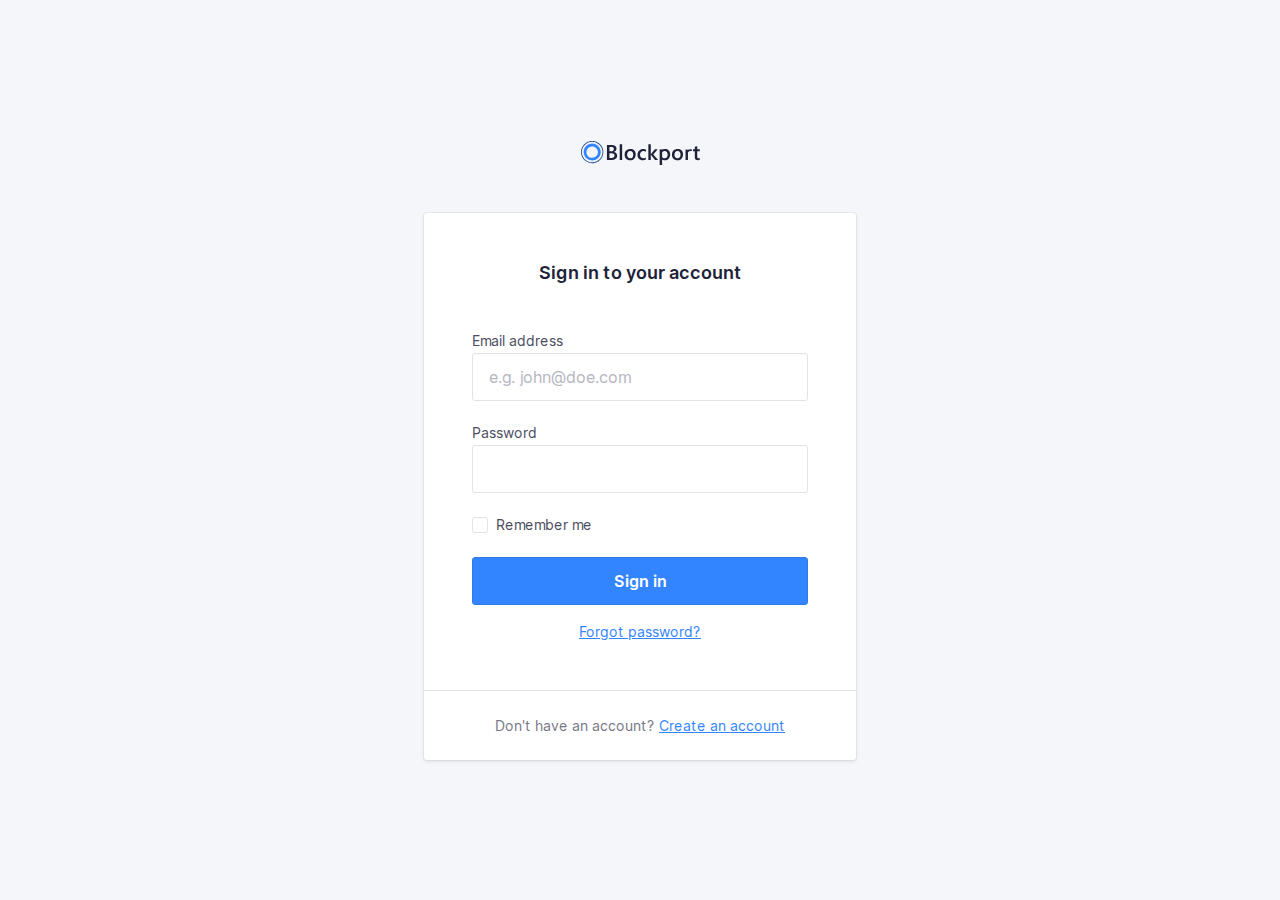
<file: index.html>
<!doctype html>
<html lang="en">

<head>
    <meta charset="utf-8">
    <meta http-equiv="x-ua-compatible" content="ie=edge">
    <title>Blockport - Sign in</title>
    <meta name="description" content="This is my HTML5 boilerplate.">
    <meta name="viewport" content="width=device-width, initial-scale=1.0">
    <meta name="theme-color" content="#e85e00">

    <link rel="icon" href="favicon.svg">
    <link rel="apple-touch-icon" href="apple-touch-icon.png">
    <link rel="manifest" href="manifest.json">

    <script defer src="script/app.js"></script>
    <link rel="stylesheet" href="css/screen.css">
</head>

<body>
    <section class="o-row o-row--login">
        <div class="o-container u-max-width-xs">
            <h1 class="c-logo">
                <svg class="c-logo__symbol" viewBox="0 0 119 24" xmlns="http://www.w3.org/2000/svg">
                    <title>Blockport</title>
                    <path class="c-logo__path c-logo__path--1" d="M25.9496128,18.9917356 L25.9496128,4.04231406 L30.7396633,4.04231406 C32.19945,4.04231406 33.3560606,4.35834712 34.2094949,4.99041321 C35.0252057,5.55089835 35.5052521,6.4769114 35.4896465,7.4598347 C35.5056187,8.25676883 35.2485893,9.03557965 34.7604209,9.6694215 C34.2511175,10.3119823 33.5500641,10.7791057 32.7570539,11.0042975 L32.7570539,11.0459504 C33.6957957,11.1207168 34.5764055,11.5260387 35.2392256,12.1884297 C35.8602694,12.8310744 36.1707912,13.6667769 36.1707912,14.6955372 C36.1979832,15.9155062 35.6268682,17.0730015 34.6382155,17.8016529 C33.6205051,18.5950413 32.3363468,18.9917356 30.7857407,18.9917356 L25.9496128,18.9917356 Z M41.1511616,18.9918689 L38.6990404,18.9918689 L38.6990404,3.18727869 L41.1511616,3.18727869 L41.1511616,18.9918689 Z M49.1105387,19.2396694 C47.4477441,19.2396694 46.1195118,18.741157 45.1258418,17.7441322 C44.1321717,16.7471074 43.6360046,15.4247934 43.6373401,13.7771901 C43.6373401,11.9841322 44.1548767,10.5838017 45.1899495,9.57619833 C46.2250223,8.56859504 47.6200337,8.06479338 49.3749832,8.06479338 C51.0591469,8.06479338 52.3720202,8.55471073 53.3136027,9.53454547 C54.2551852,10.5143802 54.7226376,11.8730579 54.7159596,13.6105785 C54.7159596,15.313719 54.2091077,16.677686 53.195404,17.7024794 C52.1817003,18.7272727 50.8200787,19.2396694 49.1105387,19.2396694 Z M64.9231145,18.4998347 C63.986548,19.011405 62.9292595,19.2667693 61.8599663,19.2396694 C60.2572727,19.2396694 58.9657689,18.7444628 57.9854545,17.7540496 C57.0051402,16.7636364 56.5136477,15.4796694 56.5109764,13.9021488 C56.5109764,12.1434711 57.0385299,10.7312397 58.0936364,9.66545453 C59.1487429,8.59966942 60.5611166,8.0661157 62.3307576,8.06479338 C63.2258904,8.04636779 64.1144193,8.22027864 64.9351347,8.57454547 L64.9351347,10.8277686 C64.2490961,10.2941313 63.4035149,10.0011171 62.5310943,9.99471073 C61.5738178,9.96365776 60.6492491,10.3415166 59.9928283,11.0320661 C59.3330526,11.7236364 59.003165,12.6287603 59.003165,13.747438 C59.003165,14.8661157 59.3136869,15.7381818 59.9347306,16.3636364 C60.5557744,17.0023141 61.3891751,17.3216529 62.4349327,17.3216529 C63.3470917,17.3090469 64.2260005,16.9806241 64.9191077,16.3933884 L64.9191077,18.4998347 L64.9231145,18.4998347 Z M77.1256229,18.9918689 L74.0304209,18.9918689 L69.8393771,13.8605902 L69.7973064,13.8605902 L69.7973064,18.9918689 L67.3451852,18.9918689 L67.3451852,3.18727869 L69.7973064,3.18727869 L69.7973064,13.2039344 L69.8393771,13.2039344 L73.7980303,8.31462295 L76.7349663,8.31462295 L72.2814815,13.4718689 L77.1256229,18.9918689 Z M118.81569,18.8747107 C118.223016,19.1343064 117.578072,19.2557712 116.930522,19.2297521 C114.839007,19.2297521 113.793249,18.2380165 113.793249,16.2545455 L113.793249,10.2128926 L111.990219,10.2128926 L111.990219,8.31669423 L113.793249,8.31669423 L113.793249,5.84528927 L116.235354,5.15702479 L116.235354,8.31669423 L118.81569,8.31669423 L118.81569,10.2128926 L116.235354,10.2128926 L116.235354,15.5504132 C116.235354,16.1824793 116.351549,16.6340496 116.583939,16.905124 C116.81633,17.1761983 117.202312,17.3084298 117.741886,17.3018182 C118.130518,17.3099664 118.50999,17.1844984 118.81569,16.9467769 L118.81569,18.8647934 L118.81569,18.8747107 Z M109.678333,8.12826445 C110.052664,8.12904551 110.426384,8.1582218 110.796212,8.21553718 L110.796212,10.2961983 C110.392833,10.129817 109.958979,10.0480952 109.522071,10.0561983 C108.65244,10.0185786 107.815007,10.3854441 107.258266,11.0479339 C107.143588,11.1960713 107.043624,11.3548242 106.959764,11.5219835 L106.959764,18.9917356 L104.519663,18.9917356 L104.519663,8.37818184 L106.959764,8.66776859 L106.959764,8.67768594 C107.814579,8.30025824 108.742499,8.11272598 109.678333,8.12826445 Z M96.4320707,19.2396694 C94.7692761,19.2396694 93.4410438,18.741157 92.4473737,17.7441322 C91.4537037,16.7471074 90.9575366,15.4247934 90.9588721,13.7771901 C90.9588721,11.9841322 91.4764087,10.5838017 92.5114815,9.57619833 C93.5465543,8.56859504 94.9415657,8.06479338 96.6965152,8.06479338 C98.3806789,8.06479338 99.6935522,8.55471073 100.635135,9.53454547 C101.576717,10.5143802 102.04417,11.8730579 102.037492,13.6105785 C102.037492,15.313719 101.53064,16.677686 100.516936,17.7024794 C99.5032323,18.7272727 98.1416107,19.2396694 96.4320707,19.2396694 Z M87.7494781,9.53454547 C88.6883893,10.5157025 89.1578451,11.873719 89.1578451,13.608595 C89.1591806,15.3117355 88.6523287,16.6757025 87.6372896,17.7004959 C86.6222504,18.7252892 85.258625,19.2376859 83.5464141,19.2376859 C82.7065422,19.2489838 81.8737089,19.0847473 81.1023064,18.7557025 L81.1023064,23.8968595 L78.6622054,23.8968595 L78.6622054,8.31471073 L81.1023064,8.60429752 C81.9552279,8.23296681 82.8792553,8.04891403 83.8108586,8.06479338 C85.5017003,8.06479338 86.8145736,8.55471073 87.7494781,9.53454547 Z M96.5422559,9.99471073 C95.6726247,9.95709108 94.8351921,10.3239565 94.2784512,10.9864463 C93.7241864,11.6476033 93.4470539,12.5580165 93.4470539,13.7176859 C93.4470539,14.8363636 93.7275253,15.7170248 94.288468,16.3596694 C94.8529651,17.0028668 95.6823515,17.3568733 96.5422559,17.3216529 C97.5038721,17.3216529 98.2424466,17.0056198 98.7579798,16.3735537 C99.273513,15.7414876 99.5366216,14.8416529 99.5473064,13.6740496 C99.5473064,12.4998347 99.28954,11.5927273 98.7740067,10.9527273 C98.2584735,10.3127273 97.5145568,9.99338845 96.5422559,9.99471073 Z M28.4438047,6.03570248 L28.4438047,10.286281 L30.0645286,10.286281 C30.9353255,10.286281 31.6178058,10.0833058 32.1119697,9.67735538 C32.6061335,9.27140494 32.8532155,8.69619836 32.8532155,7.95173555 C32.8532155,6.67305785 31.9897643,6.03371902 30.262862,6.03371902 L28.4418013,6.03371902 L28.4438047,6.03570248 Z M28.4438047,12.2796694 L28.4438047,17.0082644 L30.5813973,17.0082644 C31.5163019,17.0082644 32.237514,16.7947108 32.7450337,16.3676033 C33.2602043,15.9259125 33.5416601,15.2742418 33.5083165,14.6003306 C33.5083165,13.0505785 32.4238271,12.2757025 30.2548485,12.2757025 L28.4518182,12.2757025 L28.4438047,12.2796694 Z M49.226734,9.99471073 C48.3571028,9.95709108 47.5196702,10.3239565 46.9629293,10.9864463 C46.4086646,11.6476033 46.131532,12.5580165 46.131532,13.7176859 C46.131532,14.8363636 46.4120034,15.7170248 46.9729461,16.3596694 C47.5370578,17.0036033 48.3664998,17.3583638 49.226734,17.3236364 C50.1883502,17.3236364 50.9269247,17.0076033 51.4424579,16.3755372 C51.9579912,15.7434711 52.2157576,14.8436364 52.2157576,13.6760331 C52.2157576,12.5018182 51.9579912,11.5947107 51.4424579,10.9547107 C50.9269247,10.3147108 50.1883502,9.99471073 49.226734,9.99471073 Z M85.8803367,16.3735537 C86.3958699,15.738843 86.6543043,14.8390083 86.6556397,13.6740496 C86.6556397,12.4985124 86.3978733,11.591405 85.8823401,10.9527273 C85.3668068,10.3140496 84.6282323,9.99471073 83.6666162,9.99471073 C82.796985,9.95709108 81.9595523,10.3239565 81.4028114,10.9864463 C81.2895823,11.124335 81.1896456,11.2724196 81.1043098,11.4287603 L81.1043098,15.9153719 C81.6149937,16.8312057 82.6094895,17.3774459 83.6646128,17.3216529 C84.626229,17.3216529 85.3648035,17.0056198 85.8803367,16.3735537 Z">
                    </path>
                    <path class="c-logo__path c-logo__path--2" d="M11.1988215,19.5867769 C7.72899435,19.5891833 4.59940205,17.5218316 3.26949789,14.3488101 C1.93959376,11.1757885 2.67130845,7.5220381 5.12341434,5.09144786 C7.57552021,2.66085764 11.2650639,1.93214337 14.4714645,3.24513351 C17.6778651,4.55812363 19.7696074,7.65421885 19.771229,11.0895868 C19.7679239,15.7772288 15.9334776,19.5780304 11.1988215,19.5867769 Z M11.1988215,5.38314051 C8.86509736,5.38073339 6.75988968,6.77093308 5.86550131,8.90506387 C4.97111293,11.0391947 5.46382249,13.496632 7.11372873,15.1307206 C8.76363496,16.7648092 11.2455511,17.2534798 13.4013998,16.3687158 C15.5572486,15.4839518 16.962125,13.4001349 16.9605051,11.0895868 C16.9572,7.93949107 14.3805102,5.38572999 11.1988215,5.37917355 L11.1988215,5.38314051 Z">
                    </path>
                    <path class="c-logo__path c-logo__path--3" d="M21.2917845,15.8796694 C21.3118182,15.8380165 21.3358586,15.8023141 21.3558923,15.7606612 C22.6443671,13.0744887 22.7786498,9.98607785 21.7280964,7.20021549 C20.6775431,4.41435317 18.5317957,2.16875244 15.7805219,0.975867769 L15.7805219,0.96 C15.6683333,0.910413222 15.5541414,0.874710744 15.4419529,0.82909091 C15.2937037,0.767603308 15.1434512,0.710082645 14.9931987,0.656528927 C14.792862,0.583140496 14.5925253,0.517685949 14.378165,0.458181816 C14.2319192,0.414545453 14.0856734,0.374876033 13.9394276,0.337190082 C13.7203928,0.281652893 13.501358,0.23338843 13.2823232,0.192396694 C13.1480976,0.16661157 13.0138721,0.144793388 12.8816498,0.124958678 C12.6546016,0.0905785125 12.4275533,0.0634710744 12.2005051,0.0436363637 C12.0762963,0.0337190082 11.9500842,0.0238016529 11.8258754,0.0178512397 C11.5881425,0.00462809917 11.3510774,-0.000661157024 11.1146801,0.00198347107 C10.988468,0.00198347107 10.8622559,0.00198347107 10.7380471,0.0119008265 C10.5076599,0.0218181818 10.2792761,0.0376859504 10.0528956,0.0614876034 C9.9146633,0.0753719009 9.77843434,0.0932231406 9.64220539,0.113057851 C9.44186869,0.142809918 9.22350168,0.176528926 9.01715488,0.218181818 C8.86089226,0.249917356 8.70462963,0.283636364 8.548367,0.321322314 C8.39210438,0.359008265 8.18575758,0.412561983 8.00745791,0.466115701 C7.82915825,0.519669423 7.65286195,0.577190081 7.47656566,0.638677688 C7.30026936,0.70016529 7.17405724,0.747768594 7.02580808,0.807272727 C6.82547138,0.884628098 6.63715488,0.969917355 6.44483165,1.05719008 C6.31861953,1.11471074 6.19441077,1.17421488 6.07220539,1.23768595 C5.87186869,1.34082644 5.67153199,1.45190082 5.47119529,1.56694215 C5.36301347,1.63041322 5.25683502,1.69586777 5.15065657,1.76528926 C4.95165543,1.89752066 4.75666107,2.02975207 4.5656734,2.16198347 C4.46416949,2.23603306 4.36400114,2.31140496 4.26516835,2.38809918 C4.07952302,2.52958678 3.89721661,2.67834711 3.71824916,2.83438017 C3.61607744,2.92363636 3.51791246,3.0168595 3.41774411,3.11008265 C3.25747475,3.26347108 3.10121212,3.42214876 2.94895623,3.5861157 C2.84678451,3.69719008 2.74861953,3.81024794 2.64845118,3.92528926 C2.51021886,4.08793389 2.37599327,4.25454547 2.24777778,4.42512397 C2.15161616,4.55206611 2.05946128,4.68099175 1.96930976,4.82181816 C1.90119529,4.92099175 1.82506734,5.0201653 1.75895623,5.11537188 C1.69284512,5.2105785 1.65878788,5.29190081 1.60670034,5.37917355 C1.53457912,5.49818184 1.46446128,5.61917355 1.40636364,5.74214876 C1.28415825,5.96231406 1.16796296,6.18446282 1.06178451,6.40859504 C1.02372054,6.44826445 0.995673401,6.49586778 0.981649832,6.54148761 C0.967626263,6.58710744 0.939579125,6.65454547 0.915538721,6.71008265 C0.808692479,6.95471075 0.711863077,7.20132232 0.625050505,7.44991735 C0.588989899,7.55438018 0.55426487,7.65884298 0.520875421,7.76330577 C0.444747475,8.00528927 0.377968575,8.24793388 0.320538721,8.49123966 C0.291156005,8.61157023 0.263776655,8.73190084 0.238400673,8.85223141 C0.191655443,9.07966942 0.152255892,9.30710742 0.12020202,9.53454547 C0.10016835,9.67338842 0.0821380471,9.81024795 0.0681144781,9.9490909 C0.0460774411,10.1613223 0.0320538721,10.3715703 0.022037037,10.5838017 C0.022037037,10.7365289 0.010016835,10.8872727 0.010016835,11.04 C0.010016835,11.2383471 0.010016835,11.4366942 0.026043771,11.6350413 C0.026043771,11.7917356 0.0440740741,11.9484297 0.0580976431,12.105124 C0.0761279461,12.3034711 0.104175084,12.5018182 0.132222222,12.7001653 C0.146245791,12.8429752 0.18030303,13.0036364 0.2003367,13.1543802 C0.238400673,13.3527273 0.286481481,13.5510744 0.336565657,13.7494215 C0.380639731,13.8961983 0.406683502,14.0330579 0.446750842,14.1758678 C0.506851852,14.3742149 0.576969697,14.5844628 0.647087542,14.7867769 C0.693164983,14.9157025 0.739242424,15.0446281 0.789326599,15.1715703 C0.871464646,15.3699174 0.963619529,15.5801653 1.05777778,15.7804959 C1.11387205,15.8995041 1.16996633,16.0185124 1.23006734,16.1355372 C1.33223906,16.3338843 1.44242424,16.5322314 1.55461279,16.7166942 C1.62473064,16.8357025 1.69484848,16.9527273 1.76897306,17.0677686 C1.88316498,17.2442975 2.00537037,17.4168595 2.12957912,17.587438 C2.21973064,17.7123967 2.31188552,17.8353719 2.40804714,17.9563636 C2.50420875,18.0773554 2.65646465,18.2519008 2.78468013,18.3966942 C2.91289562,18.5414876 3.02308081,18.6644628 3.14929293,18.7933884 C3.27550505,18.9223141 3.3876936,19.027438 3.51190236,19.1424794 C3.63611111,19.2575206 3.81841751,19.4241322 3.98069024,19.5590082 C4.09287879,19.6522314 4.20907407,19.7434711 4.32727273,19.8327273 C4.50957912,19.9735537 4.69388889,20.1084297 4.88621212,20.2294215 C4.9362963,20.2631405 4.98037037,20.3008265 5.03045455,20.3345455 C7.52290169,21.989742 10.5859073,22.5756212 13.5217147,21.9587191 C16.4575222,21.3418171 19.0161165,19.5746694 20.6146465,17.0598347 L20.6266667,17.0598347 C20.6647306,17.0003306 20.6947811,16.9368595 20.7328451,16.8753719 C20.8149832,16.7424794 20.8911111,16.6036364 20.9692424,16.4647934 C21.0854377,16.2763636 21.1936195,16.08 21.2917845,15.8796694 Z M6.96771044,20.4198347 C6.40765296,20.1694737 5.87129224,19.8701033 5.36501684,19.5252893 C5.18671717,19.4042975 5.01442761,19.2773554 4.84614478,19.1464463 C4.73996633,19.065124 4.63378788,18.9818182 4.53161616,18.8965289 C4.38136364,18.7715703 4.23912458,18.6406612 4.09888889,18.5097521 C3.9586532,18.378843 3.87451178,18.2995041 3.76632997,18.1884297 C3.65814815,18.0773554 3.53794613,17.9444628 3.42976431,17.8214876 C3.32158249,17.6985124 3.19737374,17.5557025 3.08718855,17.4247934 C2.97700337,17.2938843 2.91489899,17.1986777 2.83075758,17.0836364 C2.71656566,16.9249587 2.60237374,16.766281 2.49819865,16.6036364 C2.43008418,16.4965289 2.36597643,16.3894215 2.29786195,16.2803306 C2.19368687,16.1038017 2.09752525,15.9252893 1.9973569,15.7447934 C1.94126263,15.6376859 1.89117845,15.528595 1.83909091,15.4195041 C1.7609596,15.2231405 1.67681818,15.0386777 1.60069024,14.8482644 C1.55461279,14.7332231 1.51454545,14.6161983 1.47247475,14.501157 C1.40436027,14.3127273 1.34025253,14.1242975 1.28415825,13.9319008 C1.24609428,13.8029752 1.2140404,13.6760331 1.18198653,13.5490909 C1.13590909,13.3626446 1.09183502,13.1761983 1.05577441,12.9897521 C1.02973064,12.8429752 1.0076936,12.7140496 0.981649832,12.5771901 C0.953602694,12.3927273 0.92956229,12.2082644 0.911531987,12.0218182 C0.897508418,11.8809918 0.889494949,11.7401653 0.881481481,11.5993388 C0.881481481,11.4109091 0.865454545,11.2224794 0.865454545,11.0340496 C0.865454545,10.8971901 0.865454545,10.7603306 0.877474747,10.6254545 C0.877474747,10.4271074 0.899511785,10.2287603 0.919545455,10.0304132 C0.931565657,9.90743803 0.94959596,9.78247936 0.965622896,9.65950414 C0.995673401,9.44528927 1.03173401,9.23107436 1.07580808,9.01884299 C1.09784512,8.91173555 1.12188552,8.80462812 1.14792929,8.69950414 C1.20402357,8.47074382 1.27080247,8.24330577 1.34826599,8.01719009 C1.37764871,7.9246281 1.408367,7.83206612 1.44042088,7.73950414 C1.52189113,7.50545453 1.61204265,7.2740496 1.71087542,7.04528927 C1.75094276,6.95206611 1.7910101,6.86082645 1.83508418,6.76958679 C1.93525253,6.55537188 2.03542088,6.3490909 2.15762626,6.14479338 C2.21973064,6.03570248 2.27983165,5.92661158 2.34594276,5.81752064 C2.45412458,5.63900825 2.5683165,5.46644628 2.68651515,5.29586778 C2.7686532,5.17685949 2.85279461,5.0598347 2.93893939,4.94479338 C3.06047699,4.7847934 3.18602133,4.62876031 3.31557239,4.47669423 C3.40505612,4.36826447 3.49520763,4.26710742 3.58602694,4.17322312 C3.73026936,4.01983471 3.87718294,3.86842975 4.02676768,3.71900826 C4.11491582,3.63438017 4.20506734,3.55173554 4.29722222,3.47107438 C4.46016275,3.32694215 4.62710998,3.18809917 4.79806397,3.05454545 C4.88754769,2.98446281 4.978367,2.91834711 5.07052189,2.85619835 C5.24815375,2.72396694 5.42912458,2.60099173 5.61343434,2.48727273 C5.71093152,2.42512397 5.80909651,2.36561983 5.90792929,2.30876033 C6.09090349,2.20165289 6.27654882,2.09983471 6.46486532,2.00330579 C6.57705387,1.94644628 6.69057799,1.89157025 6.80543771,1.83867769 C6.98306957,1.75669422 7.16203704,1.67933884 7.34234007,1.60661157 C7.47589785,1.55239669 7.61413018,1.50082645 7.75703704,1.45190082 C7.91864196,1.39504132 8.08225029,1.34214876 8.24786195,1.29322314 C8.41347361,1.24429752 8.57975307,1.2 8.74670034,1.16033058 C8.8896072,1.12595041 9.03318182,1.09421488 9.17742424,1.06512397 C9.36841191,1.02677686 9.56073514,0.994380165 9.75439394,0.967933885 C9.87993826,0.950743802 10.0061504,0.934876033 10.1330303,0.920330577 C10.3440516,0.899173554 10.5557407,0.883966942 10.7680976,0.874710744 L11.1126768,0.874710744 C11.3317116,0.874710744 11.5514141,0.880000001 11.7717845,0.890578513 L12.1143603,0.914380167 C12.3307239,0.932892563 12.5464197,0.958677687 12.7614478,0.991735538 C12.8829854,1.01024793 13.004523,1.0307438 13.1260606,1.05322314 C13.330404,1.09157025 13.5347475,1.13652893 13.7390909,1.18809918 C13.8713131,1.22181818 14.0035354,1.25752066 14.1397643,1.29719008 C14.3320875,1.35404959 14.523743,1.41619835 14.7147306,1.48363636 C14.8509596,1.53322314 14.9851852,1.58479339 15.115404,1.64033058 C17.755199,2.69780719 19.8336285,4.79210648 20.8551251,7.42387715 C21.8766218,10.0556478 21.7496417,12.9890377 20.5044613,15.5246281 C20.4123064,15.7229752 20.3041246,15.8975206 20.207963,16.08 C20.1378451,16.2029752 20.0697306,16.3279339 19.9956061,16.4489256 C17.2731751,20.8198837 11.7011151,22.517402 6.96771044,20.4178512 L6.96771044,20.4198347 Z">
                    </path>
                </svg>
            </h1>
            <form class="c-card" action="#">
                <div class="c-card__body">
                    <h2 class="c-card__title">
                        Sign in to your account
                    </h2>
                    <p class="c-form-field">
                        <label class="c-label" for="username">
                            Email address
                        </label>
                        <input class="c-input" type="email" name="username" id="username" placeholder="e.g. john@doe.com" required>
                    </p>
                    <p class="c-form-field">
                        <label class="c-label" for="password">
                            Password
                        </label>
                        <input class="c-input" type="password" name="password" id="password" required>
                    </p>
                    <p class="c-form-field c-form-field--option">
                        <input class="c-option c-option--hidden o-hide-accessible" type="checkbox" id="rememberme">
                        <label class="c-label c-label--option c-custom-option" for="rememberme">
                            <span class="c-custom-option__fake-input c-custom-option__fake-input--checkbox">
                                <svg class="c-custom-option__symbol" xmlns="http://www.w3.org/2000/svg" viewBox="0 0 9 6.75">
                                    <path d="M4.75,9.5a1,1,0,0,1-.707-.293l-2.25-2.25A1,1,0,1,1,3.207,5.543L4.75,7.086,8.793,3.043a1,1,0,0,1,1.414,1.414l-4.75,4.75A1,1,0,0,1,4.75,9.5" transform="translate(-1.5 -2.75)" />
                                </svg>
                            </span>
                            Remember me
                        </label>
                    </p>
                    <p class="u-mb-md">
                        <!-- Input type button
                                <input type="submit" class="o-button-reset c-button" value="Sign in"/>
                            -->
                        <!-- Button -->
                        <button type="submit" class="o-button-reset c-button">Sign in</button>
                    </p>
                    <p class="u-text-sm u-align-text-center">
                        <a href="#!">
                            Forgot password?
                        </a>
                    </p>
                </div>
                <div class="c-card__footer">
                    <p class="u-align-text-center u-text-sm u-color-neutral-600">
                        Don't have an account? <a href="#">Create an account</a>
                    </p>
                </div>
            </form>

        </div>
    </section>
</body>

</html>
</file>
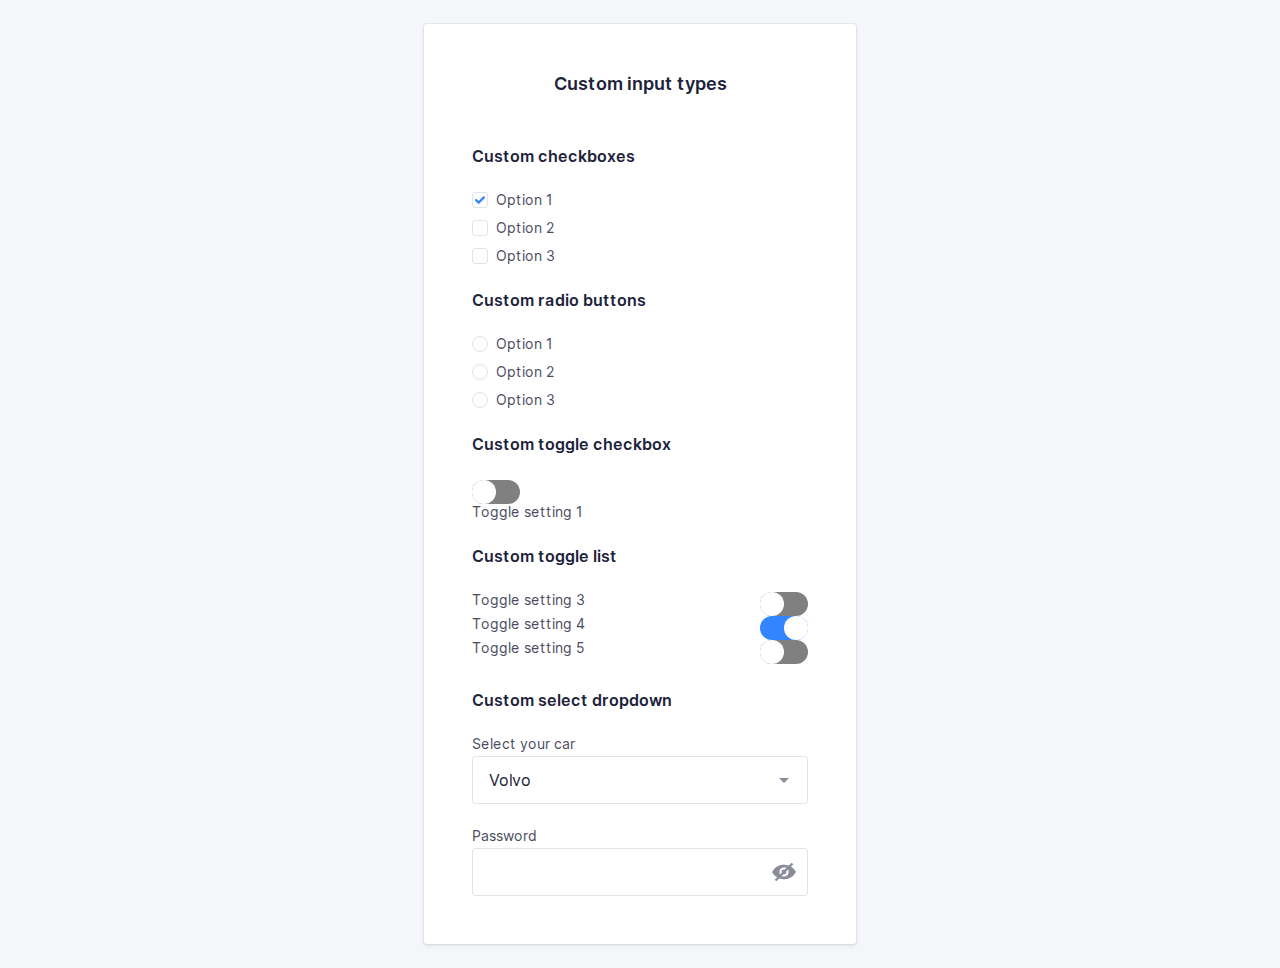
<file: inputs.html>
<!doctype html>
<html lang="en">

<head>
    <meta charset="utf-8">
    <meta http-equiv="x-ua-compatible" content="ie=edge">
    <title>Blockport - Sign in</title>
    <meta name="description" content="This is my HTML5 boilerplate.">
    <meta name="viewport" content="width=device-width, initial-scale=1.0">
    <meta name="theme-color" content="#e85e00">

    <link rel="icon" href="favicon.svg">
    <link rel="apple-touch-icon" href="apple-touch-icon.png">
    <link rel="manifest" href="manifest.json">

    <script defer src="script/app.js"></script>
    <link rel="stylesheet" href="css/screen.css">
</head>

<body>
    <section class="o-row o-row--lg o-row--login o-row--beta">
        <div class="o-container u-max-width-xs">
            <form class="c-card" action="#">
                <div class="c-card__body">
                    <h2 class="c-card__title">
                        Custom input types
                    </h2>
                    <div class="o-section">
                        <!-- Custom checkboxes -->
                        <h5>
                            Custom checkboxes
                        </h5>
                        <ul class="o-list c-option-list">
                            <li class="c-form-field c-form-field--option c-option-list__item">
                                <input class="c-option c-option--hidden o-hide-accessible" type="checkbox" id="checkbox1" checked>
                                <label class="c-label c-label--option c-custom-option" for="checkbox1">
                                    <span class="c-custom-option__fake-input c-custom-option__fake-input--checkbox">
                                        <svg class="c-custom-option__symbol" xmlns="http://www.w3.org/2000/svg" viewBox="0 0 9 6.75">
                                            <path d="M4.75,9.5a1,1,0,0,1-.707-.293l-2.25-2.25A1,1,0,1,1,3.207,5.543L4.75,7.086,8.793,3.043a1,1,0,0,1,1.414,1.414l-4.75,4.75A1,1,0,0,1,4.75,9.5" transform="translate(-1.5 -2.75)" />
                                        </svg>
                                    </span>
                                    Option 1
                                </label>
                            </li>
                            <li class="c-form-field c-form-field--option c-option-list__item">
                                <input class="c-option c-option--hidden o-hide-accessible" type="checkbox" id="checkbox2">
                                <label class="c-label c-label--option c-custom-option" for="checkbox2">
                                    <span class="c-custom-option__fake-input c-custom-option__fake-input--checkbox">
                                        <svg class="c-custom-option__symbol" xmlns="http://www.w3.org/2000/svg" viewBox="0 0 9 6.75">
                                            <path d="M4.75,9.5a1,1,0,0,1-.707-.293l-2.25-2.25A1,1,0,1,1,3.207,5.543L4.75,7.086,8.793,3.043a1,1,0,0,1,1.414,1.414l-4.75,4.75A1,1,0,0,1,4.75,9.5" transform="translate(-1.5 -2.75)" />
                                        </svg>
                                    </span>
                                    Option 2
                                </label>
                            </li>
                            <li class="c-form-field c-form-field--option c-option-list__item">
                                <input class="c-option c-option--hidden o-hide-accessible" type="checkbox" id="checkbox3">
                                <label class="c-label c-label--option c-custom-option" for="checkbox3">
                                    <span class="c-custom-option__fake-input c-custom-option__fake-input--checkbox">
                                        <svg class="c-custom-option__symbol" xmlns="http://www.w3.org/2000/svg" viewBox="0 0 9 6.75">
                                            <path d="M4.75,9.5a1,1,0,0,1-.707-.293l-2.25-2.25A1,1,0,1,1,3.207,5.543L4.75,7.086,8.793,3.043a1,1,0,0,1,1.414,1.414l-4.75,4.75A1,1,0,0,1,4.75,9.5" transform="translate(-1.5 -2.75)" />
                                        </svg>
                                    </span>
                                    Option 3
                                </label>
                            </li>
                        </ul>
                    </div>
                    <div class="o-section">
                        <!-- Custom radio buttons -->
                        <h5>
                            Custom radio buttons
                        </h5>
                        <ul class="o-list c-option-list">
                            <li class="c-form-field c-form-field--option c-option-list__item">
                                <input class="c-option c-option--hidden o-hide-accessible" type="radio" name="radios" id="radio1">
                                <label class="c-label c-label--option c-custom-option" for="radio1">
                                    <span class="c-custom-option__fake-input c-custom-option__fake-input--radio">
                                        <span class="c-custom-option__symbol"></span>
                                    </span>
                                    Option 1
                                </label>
                            </li>
                            <li class="c-form-field c-form-field--option c-option-list__item">
                                <input class="c-option c-option--hidden o-hide-accessible" type="radio" name="radios" id="radio2">
                                <label class="c-label c-label--option c-custom-option" for="radio2">
                                    <span class="c-custom-option__fake-input c-custom-option__fake-input--radio">
                                        <span class="c-custom-option__symbol"></span>
                                    </span>
                                    Option 2
                                </label>
                            </li>
                            <li class="c-form-field c-form-field--option c-option-list__item">
                                <input class="c-option c-option--hidden o-hide-accessible" type="radio" name="radios" id="radio3">
                                <label class="c-label c-label--option c-custom-option" for="radio3">
                                    <span class="c-custom-option__fake-input c-custom-option__fake-input--radio">
                                        <span class="c-custom-option__symbol"></span>
                                    </span>
                                    Option 3
                                </label>
                            </li>
                        </ul>
                    </div>
                    <div class="o-section">
                        <!-- Custom toggle checkboxes -->
                        <h5>
                            Custom toggle checkbox
                        </h5>
                        <p>
                            <input class="c-option c-option--hidden o-hide-accessible" type="checkbox" id="toggle1">
                            <label class="c-label c-label--option c-custom-toggle" for="toggle1">
                                <span class="c-custom-toggle__fake-input">
                                </span>
                                Toggle setting 1
                            </label>
                        </p>
                    </div>
                    <div class="o-section">
                        <h5>
                            Custom toggle list
                        </h5>
                        <ul class="o-list c-custom-toggle-list">
                            <li class="c-custom-toggle-list__item">
                                <input class="c-option c-option--hidden o-hide-accessible" type="checkbox" id="toggle3">
                                <label class="c-label c-label--option c-custom-toggle c-custom-toggle--inverted" for="toggle3">
                                    <span class="c-custom-toggle__fake-input">
                                    </span>
                                    Toggle setting 3
                                </label>
                            </li>
                            <li class="c-custom-toggle-list__item">
                                <input class="c-option c-option--hidden o-hide-accessible" type="checkbox" id="toggle4" checked>
                                <label class="c-label c-label--option c-custom-toggle c-custom-toggle--inverted" for="toggle4">
                                    <span class="c-custom-toggle__fake-input">
                                    </span>
                                    Toggle setting 4
                                </label>
                            </li>
                            <li class="c-custom-toggle-list__item">
                                <input class="c-option c-option--hidden o-hide-accessible" type="checkbox" id="toggle5">
                                <label class="c-label c-label--option c-custom-toggle c-custom-toggle--inverted" for="toggle5">
                                    <span class="c-custom-toggle__fake-input">
                                    </span>
                                    Toggle setting 5
                                </label>
                            </li>
                        </ul>
                    </div>
                    <div class="o-section">
                        <!-- Custom select -->
                        <h5>
                            Custom select dropdown
                        </h5>
                        <p class="c-form-field">
                            <label class="c-label" for="select1">
                                Select your car
                            </label>
                            <span class="c-custom-select">
                                <select class="c-custom-select__input c-input" class="" name="select1" id="select1">
                                    <option value="volvo">Volvo</option>
                                    <option value="saab">Saab</option>
                                    <option value="mercedes">Mercedes</option>
                                    <option value="audi">Audi</option>
                                </select>
                                <svg class="c-custom-select__symbol" xmlns="http://www.w3.org/2000/svg" viewBox="0 0 24 24">
                                    <path d="M7,10l5,5,5-5Z" />
                                </svg>
                            </span>
                        </p>
                    </div>
                    <p class="c-form-field">
                        <label class="c-label" for="password">
                            Password
                        </label>
                        <span class="c-password-toggle-container">
                            <input class="c-input c-input--password-with-toggle js-password-input" type="password" name="password" id="password" required />
                            <!-- Password toggle -->
                            <span class="c-password-toggle">
                                <input id="togglePasswordCheckbox" type="checkbox" class=" c-password-toggle__checkbox js-password-toggle-checkbox o-hide-accessible" tabindex="-1" />
                                <label class="c-password-toggle__label" for="togglePasswordCheckbox">
                                    <svg class="c-password-toggle__symbol c-password-toggle__symbol--show" xmlns="http://www.w3.org/2000/svg" viewBox="0 0 20 20">
                                        <path d="M6.4,133.876a11,11,0,0,1,19.571-.061l.029.061a11,11,0,0,1-19.571.061l-.029-.061Zm9.8,4a4,4,0,1,0,0-8h0a4,4,0,0,0,0,8Zm0-2a2,2,0,0,1,0-4h0a2,2,0,1,1,0,4Z" transform="translate(-6.2 -123.876)" />
                                    </svg>
                                    <svg class="c-password-toggle__symbol c-password-toggle__symbol--hide" xmlns="http://www.w3.org/2000/svg" viewBox="0 0 20 20">
                                        <path d="M19.009,73.18l-1.77,1.78a3.908,3.908,0,0,0-1.037-.137,4,4,0,0,0-3.857,5.065l-.007-.028-2.76,2.75A11.106,11.106,0,0,1,6.4,78.82,11.014,11.014,0,0,1,19.076,73.2L19,73.18Zm3.8,1.85a11.163,11.163,0,0,1,3.2,3.79,11.014,11.014,0,0,1-12.7,5.622l.077.018,1.77-1.78a3.907,3.907,0,0,0,1.037.137,4,4,0,0,0,3.857-5.065l.007.028,2.76-2.75Zm-.25-3.99,1.42,1.42L9.839,86.6l-1.42-1.42Z" transform="translate(-6.199 -68.82)" />
                                    </svg>
                                    <span class="o-hide-accessible">Show password</span>
                                </label>
                            </span>
                        </span>
                    </p>
                </div>
            </form>
        </div>
    </section>
</body>

</html>
</file>
<file: css/screen.css>
/*------------------------------------*\
#FONTS
\*------------------------------------*/

@font-face {
    font-family: "Inter Web";
    font-weight: 400;
    src: url("../fonts/Inter-Regular.woff2") format("woff2")
}

@font-face {
    font-family: "Inter Web";
    font-weight: 600;
    src: url("../fonts/Inter-SemiBold.woff2") format("woff2")
}

/*---------------------------------------/*
 # SETTINGS
/*---------------------------------------*/

:root {
    /* colors */
    --global-color-primary-h: 216deg;
    --global-color-primary-s: 100%;
    --global-color-primary-l: 60%;
    --global-color-primary-500-hsl: var(--global-color-primary-h) var(--global-color-primary-s) var(--global-color-primary-l);
    --global-color-primary-500: hsl(var(--global-color-primary-500-hsl));
    --global-color-primary-400: hsl(var(--global-color-primary-h) 100% 65%);
    --global-color-primary-600: hsl(var(--global-color-primary-h) 80% 55%);
    --global-color-primary-700: hsl(var(--global-color-primary-h) 65% 35%);
    --global-color-primary-500-alpha-75: hsl(var(--global-color-primary-500-hsl) / .75);
    --global-color-primary-500-alpha-30: hsl(var(--global-color-primary-500-hsl) / .3);

    --global-color-neutral-050: #F5F6FA;
    --global-color-neutral-100: #E2E3E7;
    --global-color-neutral-200: #caccd4;
    --global-color-neutral-300: #b5b6c0;
    --global-color-neutral-400: #a0a1ad;
    --global-color-neutral-500: #8b8c9a;
    --global-color-neutral-600: #757787;
    --global-color-neutral-700: #606274;
    --global-color-neutral-800: #4b4c60;
    --global-color-neutral-900: #35374d;
    --global-color-neutral-950: #20223a;
    --global-color-blue: #3385FF;

    --global-page-color: var(--global-color-neutral-950);
    --global-page-backgroundColor: var(--global-color-neutral-050);
    --global-card-color: #ffffff;
    --global-card-font-color: var(--global-color-neutral-800);
    --global-logo-fill-color: var(--global-color-neutral-950);
    --global-logo-fill-color2: var(--global-color-primary-500);
    --global-logo-fill-color3: var(--global-color-primary-700);
    /* border stuff */
    --global-borderRadius: 3px;
    --global-borderWidth: 1px;
    --global-borderWidth-s: 1px;
    --global-borderWidth-m: 3px;

    /* global input variables */
    --global-input-borderWidth: var(--global-borderWidth);
    --global-input-backgroundColor: White;
    --global-input-color: var(--global-color-neutral-950);
    --global-input-borderColor: var(--global-color-neutral-100);
    --global-input-hover-borderColor: var(--global-color-neutral-200);
    --global-input-focus-borderColor: var(--global-color-primary-500);
    --global-input-focus-boxShadow: 0 0 0 3px var(--global-color-primary-500-alpha-30);

    /* transitions */
    --global-transitionTiming-alpha: .1s ease-out;

    /* Baseline settings */
    --global-baseline: .5rem;
    --global-whitespace: calc(var(--global-baseline) * 3);
    /* = 24px */

    --global-whitespace-xs: calc(var(--global-baseline) / 2);
    /* = 4px */
    --global-whitespace-sm: calc(var(--global-baseline) * 1);
    /*  = 8px */
    --global-whitespace-md: calc(var(--global-baseline) * 2);
    /*  = 16px */
    --global-whitespace-ss: calc(var(--global-whitespace-md)* 0.75);

    --global-whitespace-lg: calc(var(--global-baseline) * 4);
    /*  = 32px */
    --global-whitespace-xl: calc(var(--global-whitespace) * 2);
    /*  = 48px */
    --global-whitespace-xxl: calc(var(--global-whitespace) * 3);
    /*  = 72px */
}

@media (prefers-color-scheme: dark) {
    :root {
        --global-input-backgroundColor: var(--global-color-neutral-950);
        --global-input-color: var(--global-color-neutral-050);
        --global-page-color: var(--global-color-neutral-050);
        --global-page-backgroundColor: var(--global-color-neutral-950);
        --global-card-color: var(--global-color-neutral-900);
        --global-card-font-color: var(--global-color-neutral-300);
        --global-logo-fill-color: #ffffff;
        --global-logo-fill-color2: #ffffff;
        --global-logo-fill-color3: #ffffff;
    }
}
/*---------------------------------------/*
 # GENERIC
/*---------------------------------------*/

*,
*:before,
*:after {
    box-sizing: inherit;
    padding: 0;
    margin: 0;
    font-size: 100%;
    font-weight: normal;
}

img {
    display: block;
    max-width: 100%;
}

/*---------------------------------------/*
 # ELEMENTS
/*---------------------------------------*/
/*
    Elements: Page
    ---
    Default markup for page level elements
*/

html {
    line-height: 1.5;
    font-family: "Inter Web", Helvetica, arial, sans-serif;
    color: var(--global-page-color);
    background-color: var(--global-page-backgroundColor);
    box-sizing: border-box;
    -webkit-font-smoothing: antialiased;
    -moz-osx-font-smoothing: grayscale;
}

/*
    Customize the background color and color to match your design.
*/

::selection {
    background: var(--global-color-primary-500);
    color: white;
}

/*
    Elements: typography
    ---
    Default markup for typographic elements
*/

h1,
h2,
h3 {
    font-weight: 700;
}

h1 {
    font-size: 2.25rem;
    line-height: calc(var(--global-baseline) * 6);
    margin: 0 0 var(--global-whitespace);
}

h2 {
    font-size: 2rem;
    line-height: calc(var(--global-baseline) * 5);
    margin: 0 0 var(--global-whitespace);
}

h3 {
    font-size: 1.125rem;
    line-height: calc(var(--global-baseline) * 4);
    margin: 0 0 var(--global-whitespace);
}

h4,
h5,
h6 {
    font-size: 1rem;
    font-weight: 600;
    line-height: calc(var(--global-baseline) * 3);
    margin: 0 0 var(--global-whitespace);
}

p,
ol,
ul,
dl,
table,
address,
figure {
    margin: 0 0 var(--global-whitespace);
}

ul,
ol {
    padding-left: var(--global-whitespace);
}

li {

    & ul,
    & ol {
        margin-bottom: 0;
    }
}

blockquote {
    font-style: normal;
    font-size: 1.375rem;
    line-height: calc(var(--global-baseline) * 6);
    margin: 0 0 var(--global-whitespace);
}

blockquote * {
    font-size: inherit;
    line-height: inherit;
}

figcaption {
    font-weight: 400;
    font-size: .75rem;
    line-height: calc(var(--global-baseline) * 2);
    margin-top: var(--global-whitespace-xxs);
}

hr {
    border: 0;
    height: var(--global-borderWidth);
    background: LightGrey;
    margin: 0 0 var(--global-whitespace);
}

a {

    &,
    &:visited {
        transition: all var(--global-transitionTiming-alpha);
        color: var(--global-color-primary-500);
        outline-color: var(--global-link-BoxShadowColor);
        outline-width: medium;
        outline-offset: 2px;
    }

    &:hover,
    &:focus {
        color: var(--global-color-primary-400);
    }

    &:active {
        color: var(--global-color-primary-600);
    }

}

label,
input {
    display: block;
}

input::placeholder {
    color: var(--global-color-neutral-300);
}

/*------------------------------------*\
#OBJECTS
\*------------------------------------*/

/*
    Objects: Row
    ---
    Creates a horizontal row that stretches the viewport and adds padding around children
*/

.o-row {
    display: flow-root;
    position: relative;
    padding: var(--global-whitespace) var(--global-whitespace) 0;
}

.o-row--login {
    min-height: 100vh;
    display: flex;
    align-items: center;
}

/*
    Objects: Container
    ---
    Creates a horizontal container that sets de global max-width
*/

.o-container {
    margin-left: auto;
    margin-right: auto;
    max-width: 79.5em;
    /* 79.5 * 16px = 1272 */
    width: 100%;
}

/*
    Objects: Layout
    ---
    The layout object provides us with a column-style layout system. This object
    contains the basic structural elements, but classes should be complemented
    with width utilities
*/

.o-layout {
    display: flex;
    flex-wrap: wrap;
}

.o-layout__item {
    width: 100%;
}

/* gutter modifiers, these affect o-layout__item too */

.o-layout--gutter {
    margin-left: calc(var(--global-whitespace) / -2);
    margin-right: calc(var(--global-whitespace) / -2);
}

.o-layout--gutter>.o-layout__item {
    padding-left: calc(var(--global-whitespace) / 2);
    padding-right: calc(var(--global-whitespace) / 2);
}

.o-layout--gutter-s {
    margin-left: calc(var(--global-whitespace-sm) * -1);
    margin-right: calc(var(--global-whitespace-sm) * -1);
}

.o-layout--gutter-s>.o-layout__item {
    padding-left: var(--global-whitespace-sm);
    padding-right: var(--global-whitespace-sm);
}

.o-layout--gutter-l {
    margin-left: calc(var(--global-whitespace-md) * -1);
    margin-right: calc(var(--global-whitespace-md) * -1);
}

.o-layout--gutter-l>.o-layout__item {
    padding-left: var(--global-whitespace-md);
    padding-right: var(--global-whitespace-md);
}

/* reverse horizontal row modifier */

.o-layout--row-reverse {
    flex-direction: row-reverse;
}

/* Horizontal alignment modifiers*/

.o-layout--justify-start {
    justify-content: flex-start;
}

.o-layout--justify-end {
    justify-content: flex-end;
}

.o-layout--justify-center {
    justify-content: center;
}

.o-layout--justify-space-around {
    justify-content: space-around;
}

.o-layout--justify-space-evenly {
    justify-content: space-evenly;
}

.o-layout--justify-space-between {
    justify-content: space-between;
}

/* Vertical alignment modifiers */

.o-layout--align-start {
    align-items: flex-start;
}

.o-layout--align-end {
    align-items: flex-end;
}

.o-layout--align-center {
    align-items: center;
}

.o-layout--align-baseline {
    align-items: baseline;
}

/* Vertical alignment modifiers that only work if there is one than one flex item */

.o-layout--align-content-start {
    align-content: start;
}

.o-layout--align-content-end {
    align-content: end;
}

.o-layout--align-content-center {
    align-content: center;
}

.o-layout--align-content-space-around {
    align-content: space-around;
}

.o-layout--align-content-space-between {
    align-content: space-between;
}

/*
    Objects: List
    ---
    Small reusable object to remove default list styling from lists
*/

.o-list {
    list-style: none;
    padding: 0;
}

/*
    Object: Button reset
    ---
    Small button reset object
*/

.o-button-reset {
    border: none;
    margin: 0;
    padding: 0;
    width: auto;
    overflow: visible;
    background: transparent;

    /* inherit font & color from ancestor */
    color: inherit;
    font: inherit;

    /* Normalize `line-height`. Cannot be changed from `normal` in Firefox 4+. */
    line-height: normal;

    /* Corrects font smoothing for webkit */
    -webkit-font-smoothing: inherit;
    -moz-osx-font-smoothing: inherit;

    /* Corrects inability to style clickable `input` types in iOS */
    -webkit-appearance: none;
}

/*
    Object: Hide accessible
    ---
    Accessibly hide any element
*/

.o-hide-accessible {
    position: absolute;
    width: 1px;
    height: 1px;
    padding: 0;
    margin: -1px;
    overflow: hidden;
    clip: rect(0, 0, 0, 0);
    border: 0;
}

/*------------------------------------*\
#COMPONENTS
\*------------------------------------*/

/*
    Component: Logo
    ---
    Website main logo
*/

.c-logo {
    height: var(--global-whitespace);
    display: flex;
    align-items: center;
    justify-content: center;
    margin-bottom: var(--global-whitespace-xl);
}

.c-logo__symbol {
    height: 100%;
}

.c-logo__path--1 {
    fill: var(--global-logo-fill-color);
}

.c-logo__path--2 {
    fill: var(--global-logo-fill-color2);
}

.c-logo__path--3 {
    fill: var(--global-logo-fill-color3);
}

/*
    Component: Card
    ---
    Card with box shadow
*/

.c-card {
    background-color: var(--global-card-color);
    margin-bottom: var(--global-whitespace);
    border-radius: var(--global-borderRadius);
    box-shadow: 0 0 0 var(--global-borderWidth) rgba(0, 0, 0, 0.05), 0 2px 4px rgba(0, 0, 0, .075);
    overflow: hidden;
}

/* Add padding to child for more flexibility */
.c-card__body,
.c-card__footer {
    padding: var(--global-whitespace);
}

.c-card__footer {
    text-align: center;
    border-top: var(--global-borderWidth) solid var(--global-color-neutral-100);
}

.c-card__title {
    text-align: center;
    font-size: 1.125rem;
    line-height: calc(var(--global-baseline) * 3);
    font-weight: 600;

    @media (min-width: 27em) {
        margin-bottom: var(--global-whitespace-xl);
    }
}

/* This allows c-card__body and __footer to have equal padding everywhere */

.c-card__body>*:last-child,
.c-card__footer>*:last-child,
.c-card__body>*:last-child>*:last-child,
.c-card__footer>*:last-child>*:last-child {
    margin-bottom: 0;
}

@media (min-width: 27em) {
    .c-card__body {
        padding: var(--global-whitespace-xl);
    }
}

/*
    Component: Forms
    ---
    Everything form related here
*/

.c-form-field--option {
    display: flex;
    align-items: center;
}

/*
    Component: Input
    ---
    Class to put on all input="text" like form inputs
*/

.c-input {
    -webkit-appearance: none;
    -moz-appearance: none;
    appearance: none;
    width: 100%;
    border: var(--global-input-borderWidth) solid var(--global-input-borderColor);
    border-radius: var(--global-borderRadius);
    color: var(--global-input-color);
    background-color: var(--global-input-backgroundColor);
    font-family: inherit;
    font-size: 1rem;
    line-height: calc(var(--global-baseline) * 3);
    padding: calc(var(--global-baseline) * 1.5 - var(--global-input-borderWidth)) var(--global-whitespace-md);
    outline: none;
    transition: border var(--global-transitionTiming-alpha);

    &:hover {
        border-color: var(--global-input-hover-borderColor);
    }

    &:focus,
    &:active {
        border-color: var(--global-input-focus-borderColor);
        box-shadow: var(--global-input-focus-boxShadow);
    }
}

/* option input for checkboxes and radio buttons */

.c-option {
    margin-right: var(--global-whitespace-sm);
}

/*
    Component: Label
    ---
    Class to put on all form labels
*/

.c-label {
    margin-bottom: 0;
    font-size: .875rem;
    padding-bottom: var(--global-whitespace-xs);
    line-height: calc(var(--global-baseline) * 2);
    color: var(--global-card-font-color);
}

.c-label--option {
    padding-bottom: 0;
}

/*
    Component: Button
    ---
    Class to put on form buttons or
*/

.c-button {
    font-size: 1rem;
    font-weight: 700;
    border-radius: var(--global-borderRadius);
    border: var(--global-borderWidth) solid var(--global-color-primary-600);
    background-color: var(--global-color-primary-500);
    color: #fff;
    padding: calc(var(--global-baseline) * 1.5 - var(--global-borderWidth)) var(--global-whitespace-md);
    line-height: calc(var(--global-baseline) * 3);
    width: 100%;
    outline: none;
    transition: all var(--global-transition-timing-alpha);

    &:hover {
        background-color: var(--global-color-blue);
    }

    &:focus {
        box-shadow: 0 0 0 3px var(--global-color-primary-500-alpha-30);
    }

    &:active {
        background-color: var(--global-color-primary-600);
        box-shadow: none;
    }
}
.c-custom-option {
    display: flex;
}

.c-custom-option__fake-input {
    display: flex;
    width: 16px;
    height: 16px;
    border: var(--global-borderWidth) solid var(--global-color-neutral-100);
    margin-right: var(--global-whitespace-sm);
    justify-content: center;
    align-items: center;

    &.c-custom-option__fake-input--checkbox {
        border-radius: var(--global-borderRadius);
    }

    &.c-custom-option__fake-input--radio {
        border-radius: 100%;
    }
}

.c-custom-option__symbol {
    opacity: 0;
    fill: var(--global-color-primary-500);
    width: 10px;
    aspect-ratio: 1/1;
    transform: scale(0);
    transition: opacity var(--global-transitionTiming-alpha), transform var(--global-transitionTiming-alpha);

    .c-custom-option__fake-input--radio & {
        width: 6px;
        background-color: var(--global-color-primary-500);
        border-radius: 100%;
    }
}

.c-option--hidden:checked+.c-custom-option .c-custom-option__symbol {
    opacity: 1;
    transform: scale(1);
}

.c-option--hidden:hover +.c-custom-option .c-custom-option__fake-input {
    border-color: var(--global-input-hover-borderColor);

}

.c-option--hidden:focus +.c-custom-option .c-custom-option__fake-input {
    border-color: var(--global-input-focus-borderColor);
    box-shadow: var(--global-input-focus-boxShadow);
}
.c-option--hidden:active +.c-custom-option .c-custom-option__fake-input {
    border-color: var(--global-input-focus-borderColor);
    box-shadow: var(--global-input-focus-boxShadow);
}

.c-option-list{
    margin-bottom: var(--global-whitespace);
}
.c-option-list__item{
    margin-bottom: var(--global-whitespace-ss);
}

/* toggle */
.c-custom-toggle__fake-input{
    --toggle-background: var(var(--global-color-neutral-100));
    --toggle-switch-background: white;
    display: block;
    width: 3rem;
    height: 1.5rem;
    border:1 px solid var(--global-input-borderColor);
    background-color: grey;
    border-radius: 3rem;
    transition: all .1s ease-out;

    &::after{
        content: "";
        display: block;
        height:100%;
        aspect-ratio: 1/1;
        border-radius: 100%;
        background-color: white;
        transition: all .1s ease-out;
    }
}

.c-option--hidden:checked+.c-custom-toggle .c-custom-toggle__fake-input {
    background-color: var(--global-color-primary-500);

    &:after {
        transform: translateX(1.5rem);
    }
}


.c-custom-select, .c-password-toggle{
    display: block;
    position: relative;
}

.c-custom-select__symbol{
    width: 1.5rem;
    position: absolute;
    fill: var(--global-color-neutral-500);
    top: .75rem;
    right: .75rem;
    pointer-events: none;
}

.c-password-toggle__symbol{
    width: 1.5rem;
    position: absolute;
    fill: var(--global-color-neutral-500);
    right: .75rem;
    bottom: .75rem;
}

.c-custom-toggle--inverted{
    display: flex;
    flex-direction: row-reverse;
    justify-content: space-between;
}
/*------------------------------------*\
#UTILITIES
\*------------------------------------*/

/*
    Utilities: color
    ---
    Utility classes to put specific colors onto elements
*/

.u-color-neutral-500 {
    color: var(--global-color-neutral-500);
}

.u-color-neutral-600 {
    color: var(--global-color-neutral-600);
}

/*
    Utilities: spacing
    ---
    Utility classes to put specific margins and paddings onto elements
*/

.u-pt-clear {
    padding-top: 0 !important;
}

.u-mb-clear {
    margin-bottom: 0 !important;
}

.u-mb-xs {
    margin-bottom: var(--global-whitespace-xs) !important;
}

.u-mb-sm {
    margin-bottom: var(--global-whitespace-sm) !important;
}

.u-mb-md {
    margin-bottom: var(--global-whitespace-md) !important;
}

.u-mb-lg {
    margin-bottom: var(--global-whitespace-lg) !important;
}

.u-mb-xl {
    margin-bottom: var(--global-whitespace-xl) !important;
}

.u-mb-xl {
    margin-bottom: var(--global-whitespace-xl) !important;
}

/*
    Utilities: max-width
    ---
    Utility classes to put specific max widths onto elements
*/

.u-max-width-xs {
    max-width: 27em !important;
}

.u-max-width-sm {
    max-width: 39em !important;
}

.u-max-width-md {
    max-width: 50em !important;
}

.u-max-width-lg {
    max-width: 63.5em !important;
}

.u-max-width-none {
    max-width: none !important;
}


/*
    Utilities: align
    ---
    Utility classes align text or components
*/

.u-align-text-center {
    text-align: center;
}

.u-align-center {
    margin: 0 auto;
}

/*
    Utilities: text
    Utility classes to create smaller or bigger test
*/

.u-text-sm {
    font-size: .875rem;
}

/*
    Utilities: Widths
    ---
    Width utility classes
*/

.u-flex-basis-auto {
    flex-basis: auto;
}

.u-1-of-2 {
    flex-basis: 50% !important;
}

.u-2-of-2 {
    flex-basis: 100% !important;
}

.u-1-of-3 {
    flex-basis: 33.3333333333% !important;
}

.u-2-of-3 {
    flex-basis: 66.6666666667% !important;
}

.u-3-of-3 {
    flex-basis: 100% !important;
}

.u-1-of-4 {
    flex-basis: 25% !important;
}

.u-2-of-4 {
    flex-basis: 50% !important;
}

.u-3-of-4 {
    flex-basis: 75% !important;
}

.u-4-of-4 {
    flex-basis: 100% !important;
}

.u-1-of-5 {
    flex-basis: 20% !important;
}

.u-2-of-5 {
    flex-basis: 40% !important;
}

.u-3-of-5 {
    flex-basis: 60% !important;
}

.u-4-of-5 {
    flex-basis: 80% !important;
}

.u-5-of-5 {
    flex-basis: 100% !important;
}

.u-1-of-6 {
    flex-basis: 16.6666666667% !important;
}

.u-2-of-6 {
    flex-basis: 33.3333333333% !important;
}

.u-3-of-6 {
    flex-basis: 50% !important;
}

.u-4-of-6 {
    flex-basis: 66.6666666667% !important;
}

.u-5-of-6 {
    flex-basis: 83.3333333333% !important;
}

.u-6-of-6 {
    flex-basis: 100% !important;
}

@media (min-width: 36.0625em) {
    .u-1-of-2-bp1 {
        flex-basis: 50% !important;
    }

    .u-2-of-2-bp1 {
        flex-basis: 100% !important;
    }

    .u-1-of-3-bp1 {
        flex-basis: 33.3333333333% !important;
    }

    .u-2-of-3-bp1 {
        flex-basis: 66.6666666667% !important;
    }

    .u-3-of-3-bp1 {
        flex-basis: 100% !important;
    }

    .u-1-of-4-bp1 {
        flex-basis: 25% !important;
    }

    .u-2-of-4-bp1 {
        flex-basis: 50% !important;
    }

    .u-3-of-4-bp1 {
        flex-basis: 75% !important;
    }

    .u-4-of-4-bp1 {
        flex-basis: 100% !important;
    }

    .u-1-of-5-bp1 {
        flex-basis: 20% !important;
    }

    .u-2-of-5-bp1 {
        flex-basis: 40% !important;
    }

    .u-3-of-5-bp1 {
        flex-basis: 60% !important;
    }

    .u-4-of-5-bp1 {
        flex-basis: 80% !important;
    }

    .u-5-of-5-bp1 {
        flex-basis: 100% !important;
    }

    .u-1-of-6-bp1 {
        flex-basis: 16.6666666667% !important;
    }

    .u-2-of-6-bp1 {
        flex-basis: 33.3333333333% !important;
    }

    .u-3-of-6-bp1 {
        flex-basis: 50% !important;
    }

    .u-4-of-6-bp1 {
        flex-basis: 66.6666666667% !important;
    }

    .u-5-of-6-bp1 {
        flex-basis: 83.3333333333% !important;
    }

    .u-6-of-6-bp1 {
        flex-basis: 100% !important;
    }
}

@media (min-width: 48.0625em) {
    .u-1-of-2-bp2 {
        flex-basis: 50% !important;
    }

    .u-2-of-2-bp2 {
        flex-basis: 100% !important;
    }

    .u-1-of-3-bp2 {
        flex-basis: 33.3333333333% !important;
    }

    .u-2-of-3-bp2 {
        flex-basis: 66.6666666667% !important;
    }

    .u-3-of-3-bp2 {
        flex-basis: 100% !important;
    }

    .u-1-of-4-bp2 {
        flex-basis: 25% !important;
    }

    .u-2-of-4-bp2 {
        flex-basis: 50% !important;
    }

    .u-3-of-4-bp2 {
        flex-basis: 75% !important;
    }

    .u-4-of-4-bp2 {
        flex-basis: 100% !important;
    }

    .u-1-of-5-bp2 {
        flex-basis: 20% !important;
    }

    .u-2-of-5-bp2 {
        flex-basis: 40% !important;
    }

    .u-3-of-5-bp2 {
        flex-basis: 60% !important;
    }

    .u-4-of-5-bp2 {
        flex-basis: 80% !important;
    }

    .u-5-of-5-bp2 {
        flex-basis: 100% !important;
    }

    .u-1-of-6-bp2 {
        flex-basis: 16.6666666667% !important;
    }

    .u-2-of-6-bp2 {
        flex-basis: 33.3333333333% !important;
    }

    .u-3-of-6-bp2 {
        flex-basis: 50% !important;
    }

    .u-4-of-6-bp2 {
        flex-basis: 66.6666666667% !important;
    }

    .u-5-of-6-bp2 {
        flex-basis: 83.3333333333% !important;
    }

    .u-6-of-6-bp2 {
        flex-basis: 100% !important;
    }
}

@media (min-width: 62.0625em) {
    .u-1-of-2-bp3 {
        flex-basis: 50% !important;
    }

    .u-2-of-2-bp3 {
        flex-basis: 100% !important;
    }

    .u-1-of-3-bp3 {
        flex-basis: 33.3333333333% !important;
    }

    .u-2-of-3-bp3 {
        flex-basis: 66.6666666667% !important;
    }

    .u-3-of-3-bp3 {
        flex-basis: 100% !important;
    }

    .u-1-of-4-bp3 {
        flex-basis: 25% !important;
    }

    .u-2-of-4-bp3 {
        flex-basis: 50% !important;
    }

    .u-3-of-4-bp3 {
        flex-basis: 75% !important;
    }

    .u-4-of-4-bp3 {
        flex-basis: 100% !important;
    }

    .u-1-of-5-bp3 {
        flex-basis: 20% !important;
    }

    .u-2-of-5-bp3 {
        flex-basis: 40% !important;
    }

    .u-3-of-5-bp3 {
        flex-basis: 60% !important;
    }

    .u-4-of-5-bp3 {
        flex-basis: 80% !important;
    }

    .u-5-of-5-bp3 {
        flex-basis: 100% !important;
    }

    .u-1-of-6-bp3 {
        flex-basis: 16.6666666667% !important;
    }

    .u-2-of-6-bp3 {
        flex-basis: 33.3333333333% !important;
    }

    .u-3-of-6-bp3 {
        flex-basis: 50% !important;
    }

    .u-4-of-6-bp3 {
        flex-basis: 66.6666666667% !important;
    }

    .u-5-of-6-bp3 {
        flex-basis: 83.3333333333% !important;
    }

    .u-6-of-6-bp3 {
        flex-basis: 100% !important;
    }
}

@media (min-width: 75.0625em) {
    .u-1-of-2-bp4 {
        flex-basis: 50% !important;
    }

    .u-2-of-2-bp4 {
        flex-basis: 100% !important;
    }

    .u-1-of-3-bp4 {
        flex-basis: 33.3333333333% !important;
    }

    .u-2-of-3-bp4 {
        flex-basis: 66.6666666667% !important;
    }

    .u-3-of-3-bp4 {
        flex-basis: 100% !important;
    }

    .u-1-of-4-bp4 {
        flex-basis: 25% !important;
    }

    .u-2-of-4-bp4 {
        flex-basis: 50% !important;
    }

    .u-3-of-4-bp4 {
        flex-basis: 75% !important;
    }

    .u-4-of-4-bp4 {
        flex-basis: 100% !important;
    }

    .u-1-of-5-bp4 {
        flex-basis: 20% !important;
    }

    .u-2-of-5-bp4 {
        flex-basis: 40% !important;
    }

    .u-3-of-5-bp4 {
        flex-basis: 60% !important;
    }

    .u-4-of-5-bp4 {
        flex-basis: 80% !important;
    }

    .u-5-of-5-bp4 {
        flex-basis: 100% !important;
    }

    .u-1-of-6-bp4 {
        flex-basis: 16.6666666667% !important;
    }

    .u-2-of-6-bp4 {
        flex-basis: 33.3333333333% !important;
    }

    .u-3-of-6-bp4 {
        flex-basis: 50% !important;
    }

    .u-4-of-6-bp4 {
        flex-basis: 66.6666666667% !important;
    }

    .u-5-of-6-bp4 {
        flex-basis: 83.3333333333% !important;
    }

    .u-6-of-6-bp4 {
        flex-basis: 100% !important;
    }
}

@media (min-width: 87.5625em) {
    .u-1-of-2-bp5 {
        flex-basis: 50% !important;
    }

    .u-2-of-2-bp5 {
        flex-basis: 100% !important;
    }

    .u-1-of-3-bp5 {
        flex-basis: 33.3333333333% !important;
    }

    .u-2-of-3-bp5 {
        flex-basis: 66.6666666667% !important;
    }

    .u-3-of-3-bp5 {
        flex-basis: 100% !important;
    }

    .u-1-of-4-bp5 {
        flex-basis: 25% !important;
    }

    .u-2-of-4-bp5 {
        flex-basis: 50% !important;
    }

    .u-3-of-4-bp5 {
        flex-basis: 75% !important;
    }

    .u-4-of-4-bp5 {
        flex-basis: 100% !important;
    }

    .u-1-of-5-bp5 {
        flex-basis: 20% !important;
    }

    .u-2-of-5-bp5 {
        flex-basis: 40% !important;
    }

    .u-3-of-5-bp5 {
        flex-basis: 60% !important;
    }

    .u-4-of-5-bp5 {
        flex-basis: 80% !important;
    }

    .u-5-of-5-bp5 {
        flex-basis: 100% !important;
    }

    .u-1-of-6-bp5 {
        flex-basis: 16.6666666667% !important;
    }

    .u-2-of-6-bp5 {
        flex-basis: 33.3333333333% !important;
    }

    .u-3-of-6-bp5 {
        flex-basis: 50% !important;
    }

    .u-4-of-6-bp5 {
        flex-basis: 66.6666666667% !important;
    }

    .u-5-of-6-bp5 {
        flex-basis: 83.3333333333% !important;
    }

    .u-6-of-6-bp5 {
        flex-basis: 100% !important;
    }
}
</file>
